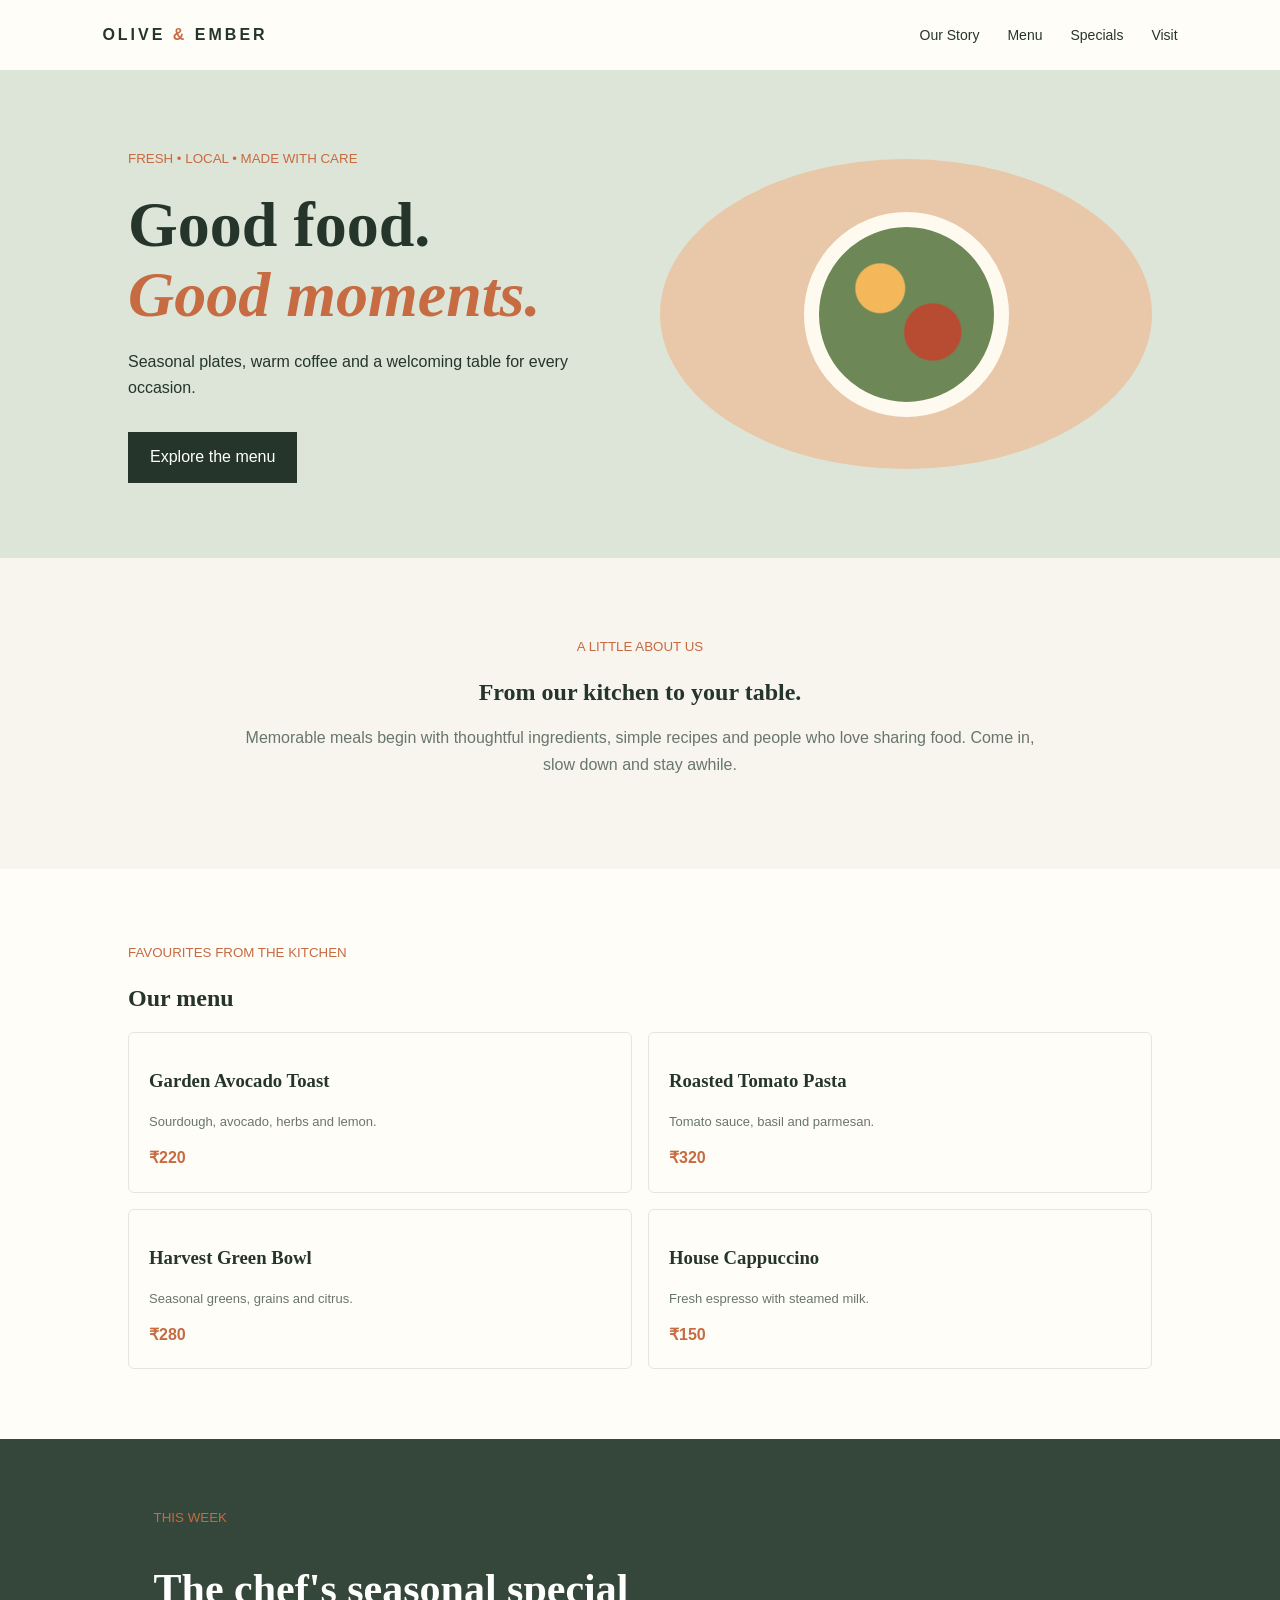
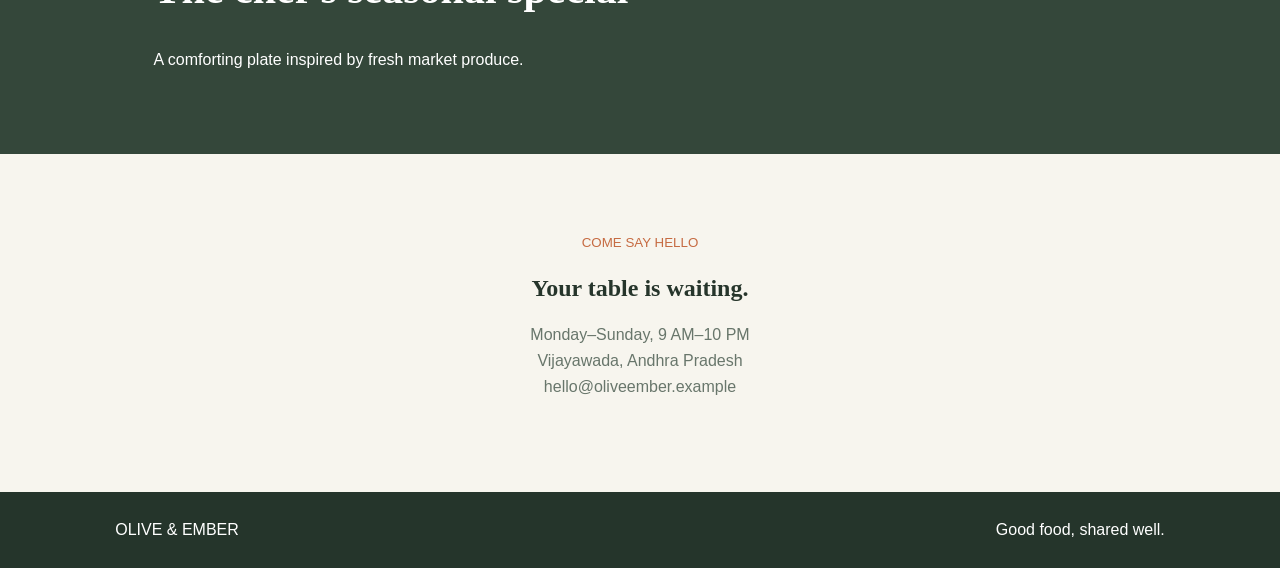
<file: Project-20-Restaurant/index.html>
<!doctype html>
<html lang="en"><head><meta charset="utf-8"><meta name="viewport" content="width=device-width,initial-scale=1"><title>Olive & Ember | Restaurant</title><link rel="stylesheet" href="style.css"></head><body>
<header><a class="brand" href="#home">OLIVE <b>&</b> EMBER</a><nav><a href="#story">Our Story</a><a href="#menu">Menu</a><a href="#special">Specials</a><a href="#visit">Visit</a></nav></header>
<main id="home"><section class="hero"><div><small>FRESH • LOCAL • MADE WITH CARE</small><h1>Good food.<br><i>Good moments.</i></h1><p>Seasonal plates, warm coffee and a welcoming table for every occasion.</p><a class="button" href="#menu">Explore the menu</a></div><div class="plate"><div class="food"></div></div></section>
<section id="story" class="intro"><small>A LITTLE ABOUT US</small><h2>From our kitchen to your table.</h2><p>Memorable meals begin with thoughtful ingredients, simple recipes and people who love sharing food. Come in, slow down and stay awhile.</p></section>
<section id="menu" class="menu"><small>FAVOURITES FROM THE KITCHEN</small><h2>Our menu</h2><div class="grid"><article><h3>Garden Avocado Toast</h3><p>Sourdough, avocado, herbs and lemon.</p><b>₹220</b></article><article><h3>Roasted Tomato Pasta</h3><p>Tomato sauce, basil and parmesan.</p><b>₹320</b></article><article><h3>Harvest Green Bowl</h3><p>Seasonal greens, grains and citrus.</p><b>₹280</b></article><article><h3>House Cappuccino</h3><p>Fresh espresso with steamed milk.</p><b>₹150</b></article></div></section>
<section id="special" class="special"><small>THIS WEEK</small><h2>The chef's seasonal special</h2><p>A comforting plate inspired by fresh market produce.</p></section>
<section id="visit" class="intro"><small>COME SAY HELLO</small><h2>Your table is waiting.</h2><p>Monday–Sunday, 9 AM–10 PM<br>Vijayawada, Andhra Pradesh<br>hello@oliveember.example</p></section></main><footer>OLIVE & EMBER <span>Good food, shared well.</span></footer></body></html>
</file>
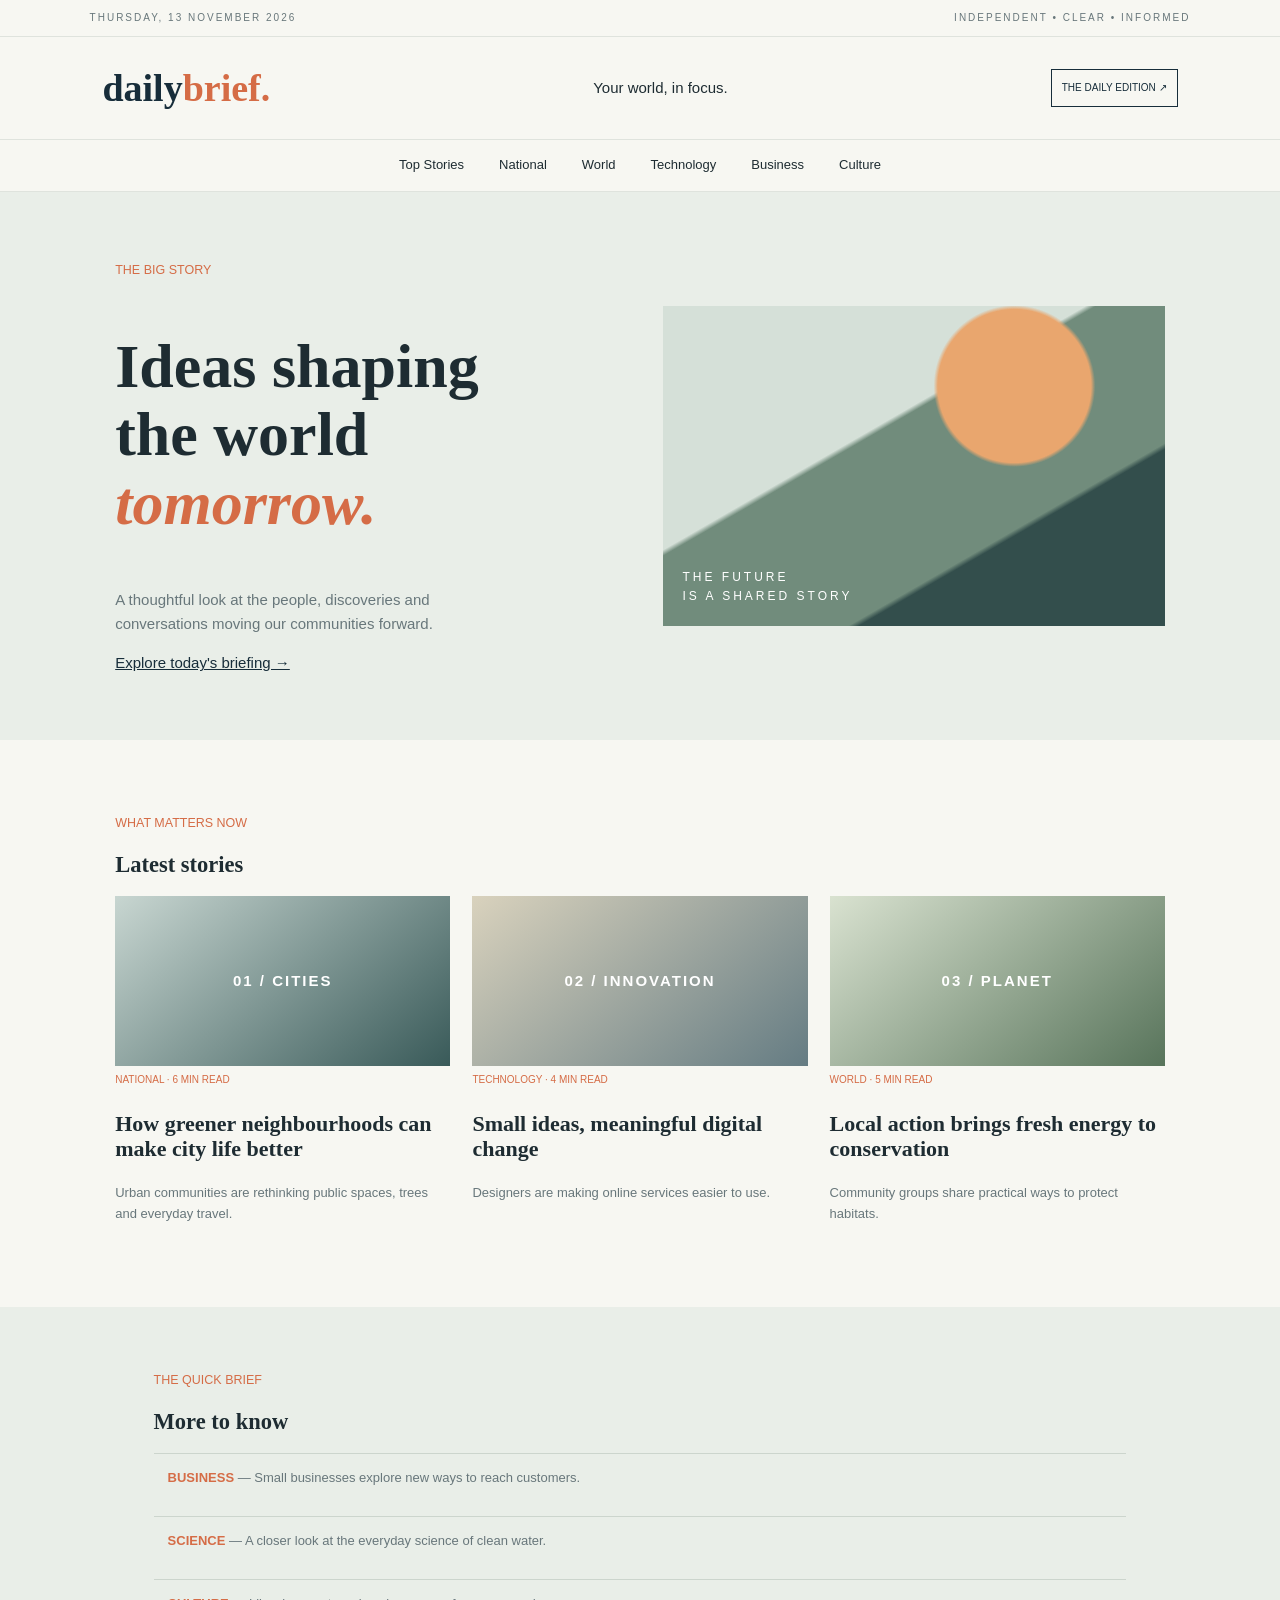
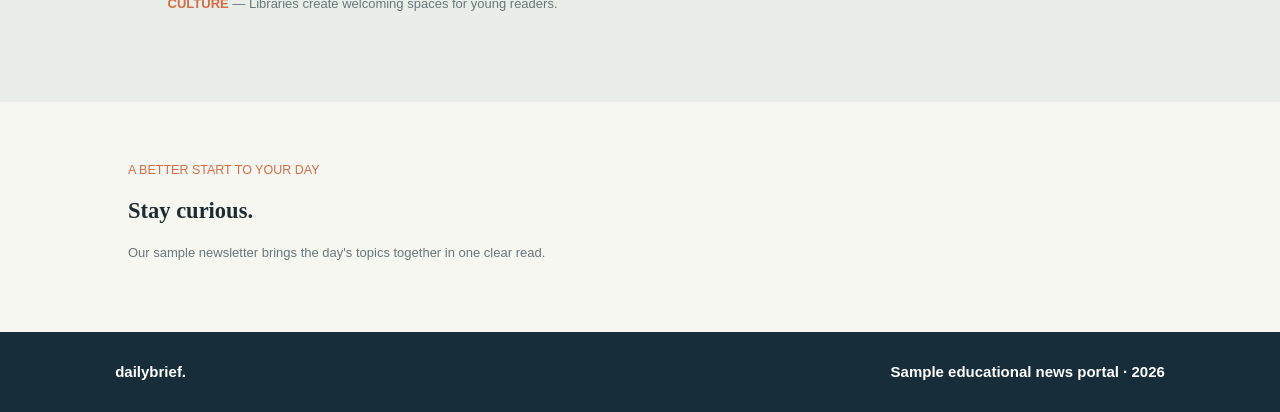
<file: Project-21-News-Portal/index.html>
<!doctype html>
<html lang="en"><head><meta charset="utf-8"><meta name="viewport" content="width=device-width,initial-scale=1"><title>Daily Brief | News</title><link rel="stylesheet" href="style.css"></head><body>
<div class="topline">THURSDAY, 13 NOVEMBER 2026 <span>INDEPENDENT • CLEAR • INFORMED</span></div><header><a class="logo" href="#top">daily<b>brief.</b></a><p>Your world, in focus.</p><a class="edition" href="#newsletter">THE DAILY EDITION ↗</a></header>
<nav><a href="#top">Top Stories</a><a href="#national">National</a><a href="#world">World</a><a href="#technology">Technology</a><a href="#business">Business</a><a href="#culture">Culture</a></nav>
<main id="top"><section class="lead"><div><small>THE BIG STORY</small><h1>Ideas shaping<br>the world<br><i>tomorrow.</i></h1><p>A thoughtful look at the people, discoveries and conversations moving our communities forward.</p><a href="#national">Explore today's briefing →</a></div><div class="art"><span>THE FUTURE<br>IS A SHARED STORY</span></div></section>
<section id="national" class="stories"><small>WHAT MATTERS NOW</small><h2>Latest stories</h2><div class="grid"><article><div class="pic city">01 / CITIES</div><small>NATIONAL · 6 MIN READ</small><h3>How greener neighbourhoods can make city life better</h3><p>Urban communities are rethinking public spaces, trees and everyday travel.</p></article><article><div class="pic tech">02 / INNOVATION</div><small id="technology">TECHNOLOGY · 4 MIN READ</small><h3>Small ideas, meaningful digital change</h3><p>Designers are making online services easier to use.</p></article><article><div class="pic earth">03 / PLANET</div><small id="world">WORLD · 5 MIN READ</small><h3>Local action brings fresh energy to conservation</h3><p>Community groups share practical ways to protect habitats.</p></article></div></section>
<section class="brief" id="business"><small>THE QUICK BRIEF</small><h2>More to know</h2><p><b>BUSINESS</b> — Small businesses explore new ways to reach customers.</p><p><b>SCIENCE</b> — A closer look at the everyday science of clean water.</p><p id="culture"><b>CULTURE</b> — Libraries create welcoming spaces for young readers.</p></section>
<section id="newsletter" class="newsletter"><small>A BETTER START TO YOUR DAY</small><h2>Stay curious.</h2><p>Our sample newsletter brings the day's topics together in one clear read.</p></section></main><footer>dailybrief. <span>Sample educational news portal · 2026</span></footer></body></html>
</file>
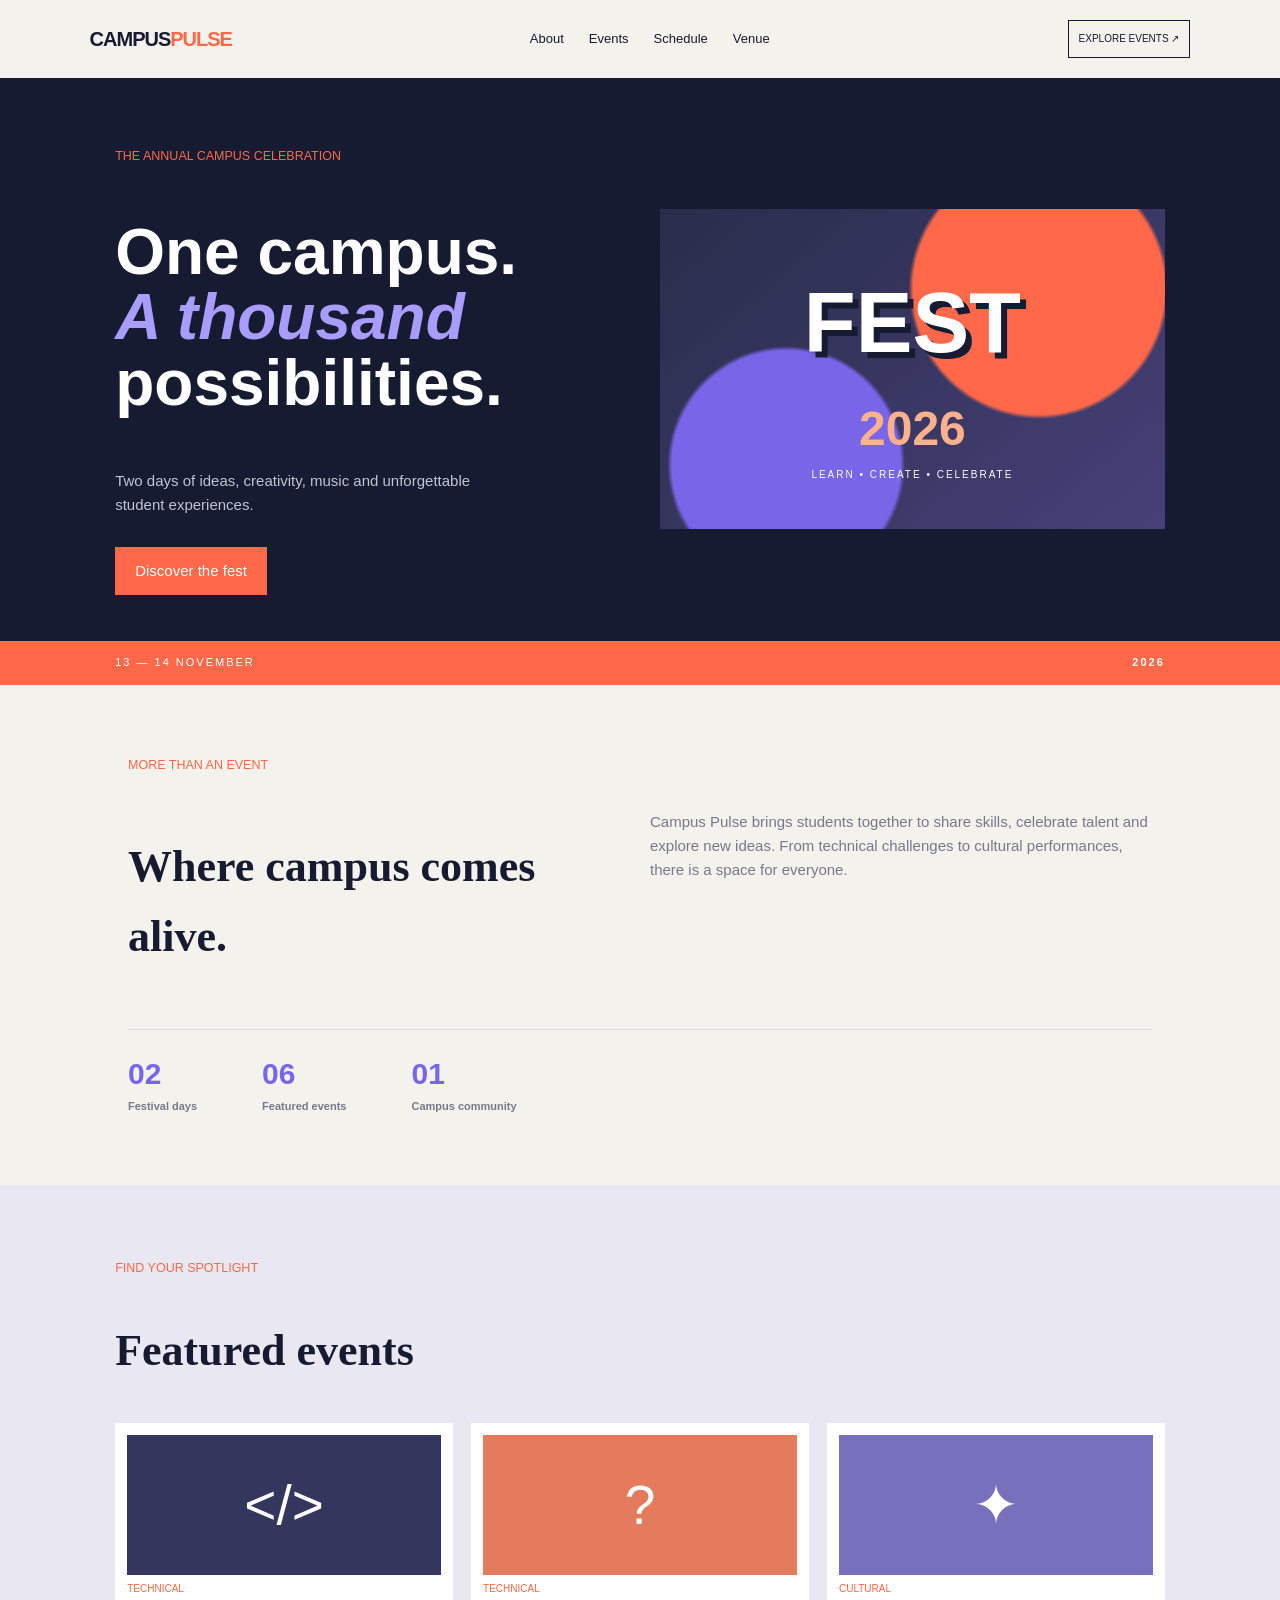
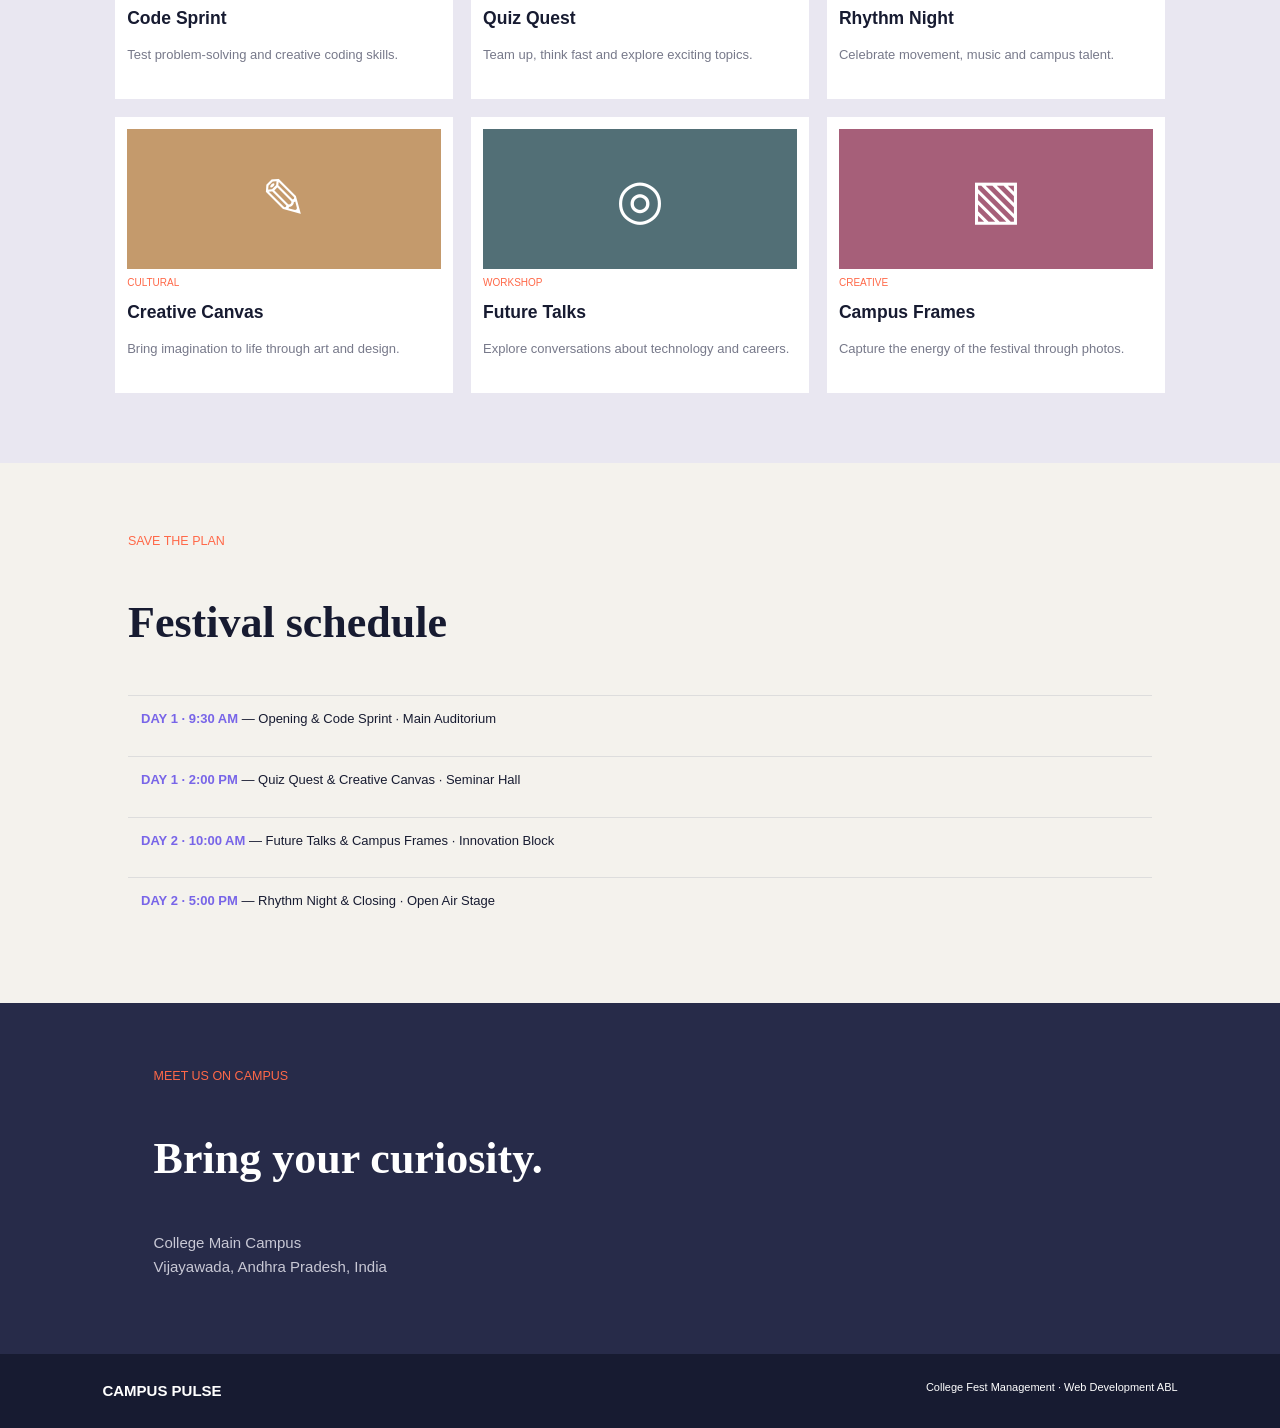
<file: Project-26-College-Fest/index.html>
<!doctype html>
<html lang="en"><head><meta charset="utf-8"><meta name="viewport" content="width=device-width,initial-scale=1"><title>Campus Pulse | College Fest</title><link rel="stylesheet" href="style.css"></head><body>
<header><a class="logo" href="#home">CAMPUS<span>PULSE</span></a><nav><a href="#about">About</a><a href="#events">Events</a><a href="#schedule">Schedule</a><a href="#venue">Venue</a></nav><a class="ticket" href="#events">EXPLORE EVENTS ↗</a></header>
<main id="home"><section class="hero"><div><small>THE ANNUAL CAMPUS CELEBRATION</small><h1>One campus.<br><i>A thousand</i><br>possibilities.</h1><p>Two days of ideas, creativity, music and unforgettable student experiences.</p><a class="button" href="#events">Discover the fest</a></div><div class="poster"><b>FEST</b><strong>2026</strong><span>LEARN • CREATE • CELEBRATE</span></div><div class="date">13 — 14 NOVEMBER <b>2026</b></div></section>
<section id="about" class="about"><small>MORE THAN AN EVENT</small><h2>Where campus comes alive.</h2><p>Campus Pulse brings students together to share skills, celebrate talent and explore new ideas. From technical challenges to cultural performances, there is a space for everyone.</p><div class="stats"><b>02 <small>Festival days</small></b><b>06 <small>Featured events</small></b><b>01 <small>Campus community</small></b></div></section>
<section id="events" class="events"><small>FIND YOUR SPOTLIGHT</small><h2>Featured events</h2><div class="grid"><article><div class="art code">&lt;/&gt;</div><small>TECHNICAL</small><h3>Code Sprint</h3><p>Test problem-solving and creative coding skills.</p></article><article><div class="art quiz">?</div><small>TECHNICAL</small><h3>Quiz Quest</h3><p>Team up, think fast and explore exciting topics.</p></article><article><div class="art dance">✦</div><small>CULTURAL</small><h3>Rhythm Night</h3><p>Celebrate movement, music and campus talent.</p></article><article><div class="art canvas">✎</div><small>CULTURAL</small><h3>Creative Canvas</h3><p>Bring imagination to life through art and design.</p></article><article><div class="art talk">◎</div><small>WORKSHOP</small><h3>Future Talks</h3><p>Explore conversations about technology and careers.</p></article><article><div class="art photo">▧</div><small>CREATIVE</small><h3>Campus Frames</h3><p>Capture the energy of the festival through photos.</p></article></div></section>
<section id="schedule" class="schedule"><small>SAVE THE PLAN</small><h2>Festival schedule</h2><p><b>DAY 1 · 9:30 AM</b> — Opening & Code Sprint · Main Auditorium</p><p><b>DAY 1 · 2:00 PM</b> — Quiz Quest & Creative Canvas · Seminar Hall</p><p><b>DAY 2 · 10:00 AM</b> — Future Talks & Campus Frames · Innovation Block</p><p><b>DAY 2 · 5:00 PM</b> — Rhythm Night & Closing · Open Air Stage</p></section>
<section id="venue" class="venue"><small>MEET US ON CAMPUS</small><h2>Bring your curiosity.</h2><p>College Main Campus<br>Vijayawada, Andhra Pradesh, India</p></section></main><footer>CAMPUS PULSE <span>College Fest Management · Web Development ABL</span></footer></body></html>
</file>
<file: Project-20-Restaurant/style.css>
*{box-sizing:border-box}body{margin:0;background:#f7f5ee;color:#26352b;font:16px/1.65 Arial,sans-serif}a{text-decoration:none;color:inherit}header{padding:22px 8%;display:flex;justify-content:space-between;align-items:center;background:#fffdf8}.brand{font-weight:bold;letter-spacing:3px}b,small{color:#c66b42}nav{display:flex;gap:28px;font-size:14px}.hero{padding:75px 10%;background:#dce5d7;display:grid;grid-template-columns:1fr 1fr;align-items:center;gap:40px}h1,h2,h3{font-family:Georgia,serif;line-height:1.1}h1{font-size:64px;margin:18px 0}h1 i{color:#c66b42}.button{display:inline-block;background:#26352b;color:white;padding:12px 22px;margin-top:15px}.plate{height:310px;border-radius:50%;background:#e9c7a9;display:grid;place-items:center}.food{height:205px;width:205px;border-radius:50%;border:15px solid #fffaf0;background:radial-gradient(circle at 35% 35%,#f4b85a 0 15%,transparent 16%),radial-gradient(circle at 65% 60%,#b74c32 0 18%,transparent 19%),#6d8756}.intro{text-align:center;padding:75px 18%}.intro p{color:#68766b}.menu{padding:70px 10%;background:#fffdf8}.grid{display:grid;grid-template-columns:1fr 1fr;gap:16px}.grid article{padding:20px;border:1px solid #e9e5da;border-radius:6px}.grid p{color:#68766b;font-size:13px}.special{padding:65px 12%;background:#34473a;color:white}.special h2{font-size:42px}footer{padding:25px 9%;background:#25352b;color:white}footer span{float:right}@media(max-width:700px){header{display:block}nav{gap:14px;flex-wrap:wrap;margin-top:15px}.hero{grid-template-columns:1fr;padding:50px 7%}h1{font-size:48px}.plate{height:240px}.intro{padding:55px 8%}.menu{padding:55px 7%}.grid{grid-template-columns:1fr}footer span{float:none;display:block}}
</file>
<file: Project-21-News-Portal/style.css>
*{box-sizing:border-box}body{margin:0;background:#f7f7f2;color:#1e2c32;font:15px/1.6 Arial,sans-serif}.topline{padding:10px 7%;font-size:10px;letter-spacing:2px;color:#68777b;border-bottom:1px solid #dfe3dd}.topline span,footer span{float:right}header{padding:24px 8%;display:flex;align-items:center;justify-content:space-between}.logo{font:bold 38px Georgia;color:#172d3a;text-decoration:none}.logo b,small{color:#d56c46}.edition{border:1px solid #172d3a;padding:10px;font-size:10px;text-decoration:none;color:#172d3a}nav{display:flex;justify-content:center;gap:35px;padding:15px;border-block:1px solid #dfe3dd}nav a{color:#1e2c32;text-decoration:none;font-size:13px}.lead{padding:65px 9%;background:#e9eee8;display:grid;grid-template-columns:1fr 1fr;gap:45px;align-items:center}h1,h2,h3{font-family:Georgia,serif;line-height:1.1}h1{font-size:62px}h1 i{color:#d56c46}.lead p{max-width:390px;color:#68777b}.lead a{color:#172d3a}.art{height:320px;background:radial-gradient(circle at 70% 25%,#e9a66e 0 18%,transparent 19%),linear-gradient(150deg,#d5e0d8 40%,#718c7c 41% 70%,#334e4c 71%);position:relative}.art span{position:absolute;bottom:20px;left:20px;color:white;letter-spacing:3px;font-size:12px}.stories{padding:70px 9%}.grid{display:grid;grid-template-columns:repeat(3,1fr);gap:22px}.pic{height:170px;display:grid;place-items:center;color:white;font-weight:bold;letter-spacing:2px}.city{background:linear-gradient(140deg,#c8d6d1,#395a59)}.tech{background:linear-gradient(140deg,#d9d2bd,#657c83)}.earth{background:linear-gradient(140deg,#d9e2d0,#58745b)}.grid article>small{font-size:10px}.grid h3{font-size:22px}.grid p,.brief p,.newsletter p{color:#68777b;font-size:13px}.brief{padding:60px 12%;background:#e9eee8}.brief p{border-top:1px solid #ccd5cd;padding:14px}.brief b{color:#d56c46}.newsletter{padding:55px 10%}footer{padding:28px 9%;background:#172d3a;color:white;font-weight:bold}@media(max-width:700px){header{padding:20px 6%;flex-wrap:wrap}header p{display:none}nav{gap:14px;flex-wrap:wrap}.lead{grid-template-columns:1fr;padding:45px 7%}h1{font-size:48px}.art{height:230px}.stories{padding:50px 7%}.grid{grid-template-columns:1fr}.brief{padding:45px 7%}.topline span{display:none}footer span{float:none;display:block}}
</file>
<file: Project-26-College-Fest/style.css>
*{box-sizing:border-box}body{margin:0;background:#f4f2ed;color:#171b31;font:15px/1.6 Arial,sans-serif}a{text-decoration:none;color:inherit}header{padding:20px 7%;display:flex;justify-content:space-between;align-items:center}.logo{font-weight:bold;font-size:20px;letter-spacing:-1px}.logo span,small{color:#ff6848}nav{display:flex;gap:25px;font-size:13px}.ticket{border:1px solid;padding:10px;font-size:10px}.hero{position:relative;padding:65px 9% 90px;background:#171b31;color:white;display:grid;grid-template-columns:1fr 1fr;gap:40px;align-items:center}.hero h1{font-size:64px;line-height:1.02}.hero h1 i{color:#a99cff}.hero p{color:#c3c4d0;max-width:380px}.button{display:inline-block;background:#ff6848;color:white;padding:12px 20px;margin-top:15px}.poster{height:320px;background:radial-gradient(circle at 75% 25%,#ff6848 0 28%,transparent 29%),radial-gradient(circle at 25% 80%,#7865e8 0 25%,transparent 26%),linear-gradient(140deg,#292d4b,#474078);display:grid;place-content:center;text-align:center}.poster b{font-size:85px;text-shadow:6px 6px #171b31}.poster strong{font-size:48px;color:#ffb18d}.poster span{font-size:10px;letter-spacing:2px}.date{position:absolute;bottom:0;left:0;right:0;background:#ff6848;padding:13px 9%;font-size:11px;letter-spacing:2px}.date b{float:right}.about{padding:70px 10%;display:grid;grid-template-columns:1fr 1fr;gap:20px}.about h2,.events h2,.schedule h2,.venue h2{font-size:44px;font-family:Georgia,serif}.about>small{grid-column:1/-1}.about>p{color:#77798a}.stats{grid-column:1/-1;display:flex;gap:65px;border-top:1px solid #ddd;padding-top:20px}.stats b{font-size:30px;color:#7865e8}.stats small{display:block;font-size:11px;color:#77798a}.events{padding:70px 9%;background:#e9e7f1}.grid{display:grid;grid-template-columns:repeat(3,1fr);gap:18px}.grid article{background:white;padding:12px 12px 20px}.art{height:140px;display:grid;place-items:center;color:white;font-size:55px}.code{background:#34365d}.quiz{background:#e47b5d}.dance{background:#7770bc}.canvas{background:#c49a6c}.talk{background:#526f76}.photo{background:#a65f79}.grid article small{font-size:10px}.grid h3{margin:5px 0}.grid p{font-size:13px;color:#77798a}.schedule{padding:65px 10%}.schedule p{border-top:1px solid #ddd;padding:13px;font-size:13px}.schedule b{color:#7865e8}.venue{padding:60px 12%;background:#272b49;color:white}.venue p{color:#c8c8d5}footer{padding:25px 8%;background:#171b31;color:white;font-weight:bold}footer span{float:right;font-weight:normal;font-size:11px}@media(max-width:700px){header{flex-wrap:wrap;gap:15px}nav{order:3;width:100%;flex-wrap:wrap}.ticket{display:none}.hero{grid-template-columns:1fr;padding:45px 7% 75px}.hero h1{font-size:48px}.poster{height:240px}.about{display:block;padding:55px 7%}.stats{gap:25px;flex-wrap:wrap}.events{padding:55px 7%}.grid{grid-template-columns:1fr 1fr}.schedule{padding:55px 7%}footer span{float:none;display:block;margin-top:8px}}@media(max-width:430px){.grid{grid-template-columns:1fr}}
</file>
